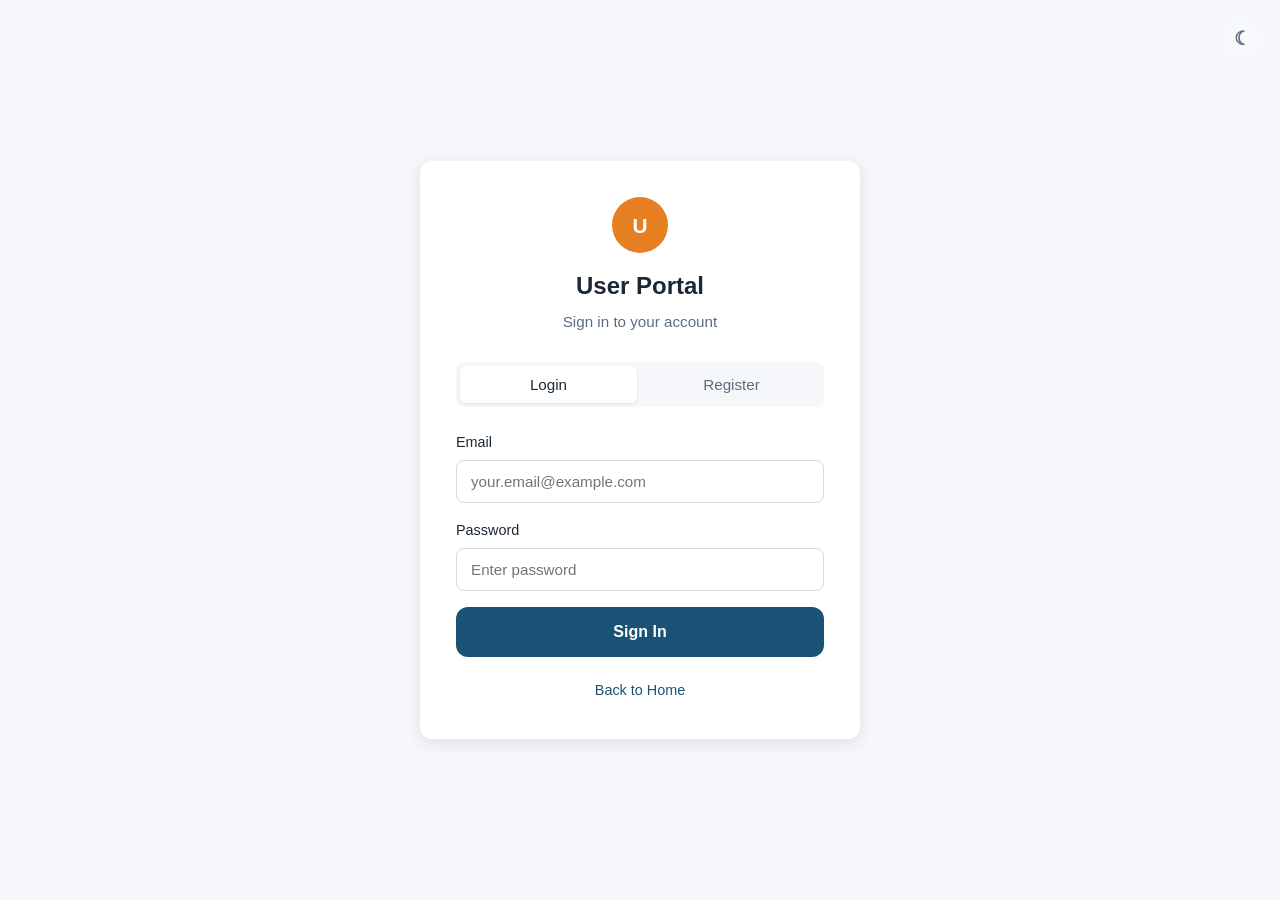
<file: auth.html>
<!DOCTYPE html>
<html lang="en">
<head>
    <meta charset="UTF-8">
    <meta name="viewport" content="width=device-width, initial-scale=1.0">
    <title>Login - SmartToll Connect</title>
    <link rel="stylesheet" href="style.css">
</head>
<body class="page-auth">
    <button class="btn btn-ghost dark-toggle landing-dark-toggle" id="darkModeToggle">&#9790;</button><div class="auth-wrapper">
        <div class="auth-card">
            <div class="auth-header">
                <div class="auth-icon" id="roleIcon">U</div>
                <h2 id="roleTitle">User Portal</h2>
                <p id="roleDesc">Sign in to your account</p>
            </div>
            <div class="auth-tabs">
                <button class="auth-tab active" data-tab="login">Login</button>
                <button class="auth-tab" data-tab="register">Register</button>
            </div>

            <!-- Login Form -->
            <form id="loginForm" class="auth-form">
                <div class="form-group">
                    <label for="loginEmail">Email</label>
                    <input type="email" id="loginEmail" placeholder="your.email@example.com" required>
                </div>
                <div class="form-group">
                    <label for="loginPassword">Password</label>
                    <input type="password" id="loginPassword" placeholder="Enter password" required>
                </div>
                <button type="submit" class="btn btn-primary btn-full">Sign In</button>
            </form>

            <!-- Register Form -->
            <form id="registerForm" class="auth-form" style="display: none;">
                <div id="registerFields">
                    <div class="form-group">
                        <label for="regName">Full Name</label>
                        <input type="text" id="regName" placeholder="John Doe" required>
                    </div>
                    <div class="form-group">
                        <label for="regEmail">Email</label>
                        <input type="email" id="regEmail" placeholder="your.email@example.com" required>
                    </div>
                    <div class="form-group">
                        <label for="regPhone">Phone Number</label>
                        <input type="tel" id="regPhone" placeholder="+91 98765 43210" required>
                    </div>
                    <div class="form-group" id="vehicleField">
                        <label for="regVehicle">Vehicle Number</label>
                        <input type="text" id="regVehicle" placeholder="MH-01-AB-1234">
                    </div>
                    <div class="form-group">
                        <label for="regPassword">Password</label>
                        <input type="password" id="regPassword" placeholder="Create password" required>
                    </div>
                    <button type="button" id="sendOtpBtn" class="btn btn-primary btn-full">Send OTP</button>
                </div>
                <div id="otpSection" style="display: none;">
                    <div class="otp-info">
                        <p>OTP has been sent to your email and phone</p>
                    </div>
                    <div class="form-group">
                        <label for="otpInput">Enter OTP</label>
                        <input type="text" id="otpInput" placeholder="123456" maxlength="6" required>
                    </div>
                    <button type="submit" class="btn btn-primary btn-full">Verify & Register</button>
                    <button type="button" id="changeDetailsBtn" class="btn btn-ghost btn-full">Change Details</button>
                </div>
            </form>

            <div class="auth-footer">
                <a href="index.html">Back to Home</a>
            </div>
        </div>
    </div>
    <script src="auth.js"></script>
</body>
</html>
</file>
<file: style.css>
* {
    margin: 0;
    padding: 0;
    box-sizing: border-box;
}

:root {
    --primary: #1a5276;
    --primary-light: #2471a3;
    --secondary: #17a589;
    --accent: #e67e22;
    --bg: #f5f7fa;
    --text: #1c2833;
    --text-muted: #5d6d7e;
    --card-bg: #ffffff;
    --border: #d5dbde;
    --success: #27ae60;
    --danger: #e74c3c;
    --radius: 12px;
}

body {
    font-family: 'Segoe UI', Tahoma, Geneva, Verdana, sans-serif;
    background: var(--bg);
    color: var(--text);
    line-height: 1.6;
}

.container {
    max-width: 1200px;
    margin: 0 auto;
    padding: 0 20px;
}

/* Hero Section */
.hero {
    min-height: 90vh;
    display: flex;
    align-items: center;
    justify-content: center;
    background: linear-gradient(135deg, var(--primary), var(--primary-light), var(--secondary));
    color: #fff;
    text-align: center;
    padding: 40px 20px;
}

.hero-content {
    max-width: 700px;
}

.hero h1 {
    font-size: 4rem;
    font-weight: 800;
    margin-bottom: 16px;
    letter-spacing: -1px;
}

.hero-subtitle {
    font-size: 1.35rem;
    opacity: 0.92;
    margin-bottom: 14px;
}

.hero-desc {
    font-size: 1.05rem;
    opacity: 0.78;
    line-height: 1.7;
}

.hero-buttons {
    margin-top: 32px;
    display: flex;
    gap: 14px;
    justify-content: center;
    flex-wrap: wrap;
}

/* Buttons */
.btn {
    display: inline-block;
    padding: 14px 32px;
    border-radius: var(--radius);
    font-size: 1rem;
    font-weight: 600;
    text-decoration: none;
    cursor: pointer;
    transition: all 0.2s ease;
    border: 2px solid transparent;
}

.btn-accent {
    background: var(--accent);
    color: #fff;
}

.btn-accent:hover {
    background: #d35400;
}

.btn-secondary {
    background: var(--secondary);
    color: #fff;
}

.btn-secondary:hover {
    background: #138d75;
}

.btn-outline {
    background: transparent;
    color: #fff;
    border-color: rgba(255, 255, 255, 0.4);
}

.btn-outline:hover {
    background: rgba(255, 255, 255, 0.1);
    border-color: rgba(255, 255, 255, 0.7);
}

/* Section Styles */
.section-title {
    font-size: 2.5rem;
    font-weight: 700;
    text-align: center;
    margin-bottom: 10px;
}

.section-desc {
    text-align: center;
    color: var(--text-muted);
    font-size: 1.15rem;
    margin-bottom: 48px;
}

/* Features */
.features {
    padding: 80px 0;
}

.features-grid {
    display: grid;
    grid-template-columns: repeat(3, 1fr);
    gap: 28px;
}

.feature-card {
    background: var(--card-bg);
    border-radius: var(--radius);
    padding: 28px;
    box-shadow: 0 2px 8px rgba(0, 0, 0, 0.06);
    transition: box-shadow 0.3s ease, transform 0.3s ease;
}

.feature-card:hover {
    box-shadow: 0 8px 24px rgba(0, 0, 0, 0.12);
    transform: translateY(-4px);
}

.feature-icon {
    width: 56px;
    height: 56px;
    border-radius: 10px;
    display: flex;
    align-items: center;
    justify-content: center;
    font-weight: 700;
    font-size: 0.85rem;
    color: #fff;
    margin-bottom: 16px;
}

.icon-primary {
    background: linear-gradient(135deg, var(--primary), var(--primary-light));
}

.icon-secondary {
    background: linear-gradient(135deg, var(--secondary), #1dd1a1);
}

.icon-accent {
    background: var(--accent);
}

.feature-card h3 {
    font-size: 1.2rem;
    margin-bottom: 8px;
}

.feature-card p {
    color: var(--text-muted);
    font-size: 0.95rem;
}

/* Footer */
.footer {
    background: var(--text);
    color: rgba(255, 255, 255, 0.7);
    text-align: center;
    padding: 24px 20px;
    font-size: 0.9rem;
}

/* Responsive */
@media (max-width: 1024px) {
    .features-grid {
        grid-template-columns: repeat(2, 1fr);
    }
}

@media (max-width: 768px) {
    .hero h1 {
        font-size: 2.4rem;
    }

    .hero-subtitle {
        font-size: 1.1rem;
    }

    .hero {
        min-height: 80vh;
        padding: 60px 16px;
    }

    .features-grid {
        grid-template-columns: 1fr;
        gap: 18px;
    }
}

/* Auth Page */
.page-auth {
    background: var(--bg);
    min-height: 100vh;
    display: flex;
    align-items: center;
    justify-content: center;
    padding: 20px;
}

.auth-wrapper {
    width: 100%;
    max-width: 440px;
}

.auth-card {
    background: var(--card-bg);
    border-radius: var(--radius);
    padding: 36px;
    box-shadow: 0 4px 16px rgba(0, 0, 0, 0.1);
}

.auth-header {
    text-align: center;
    margin-bottom: 28px;
}

.auth-icon {
    width: 56px;
    height: 56px;
    border-radius: 50%;
    background: var(--primary);
    color: #fff;
    display: flex;
    align-items: center;
    justify-content: center;
    font-weight: 700;
    font-size: 1.3rem;
    margin: 0 auto 14px;
}

.auth-header h2 {
    font-size: 1.5rem;
    margin-bottom: 4px;
}

.auth-header p {
    color: var(--text-muted);
    font-size: 0.95rem;
}

.auth-tabs {
    display: grid;
    grid-template-columns: 1fr 1fr;
    gap: 6px;
    background: var(--bg);
    padding: 4px;
    border-radius: 8px;
    margin-bottom: 24px;
}

.auth-tab {
    padding: 10px;
    border: none;
    border-radius: 6px;
    background: transparent;
    font-size: 0.95rem;
    font-weight: 500;
    cursor: pointer;
    color: var(--text-muted);
    transition: all 0.2s;
}

.auth-tab.active {
    background: var(--card-bg);
    color: var(--text);
    box-shadow: 0 1px 3px rgba(0, 0, 0, 0.1);
}

.auth-form {
    display: flex;
    flex-direction: column;
    gap: 16px;
}

.form-group {
    display: flex;
    flex-direction: column;
    gap: 6px;
}

.form-group label {
    font-size: 0.9rem;
    font-weight: 500;
}

.form-group input {
    padding: 12px 14px;
    border: 1px solid var(--border);
    border-radius: 8px;
    font-size: 0.95rem;
    outline: none;
    transition: border-color 0.2s;
}

.form-group input:focus {
    border-color: var(--primary);
}

.btn-primary {
    background: var(--primary);
    color: #fff;
}

.btn-primary:hover {
    background: var(--primary-light);
}

.btn-full {
    width: 100%;
    text-align: center;
}

.auth-footer {
    text-align: center;
    margin-top: 20px;
}

.auth-footer a {
    color: var(--primary);
    text-decoration: none;
    font-size: 0.9rem;
}

.auth-footer a:hover {
    text-decoration: underline;
}

.otp-info {
    background: var(--bg);
    padding: 14px;
    border-radius: 8px;
    text-align: center;
}

.otp-info p {
    color: var(--text-muted);
    font-size: 0.9rem;
}

.btn-ghost {
    background: transparent;
    color: var(--text-muted);
    border: none;
}

.btn-ghost:hover {
    color: var(--text);
}

#registerFields {
    display: flex;
    flex-direction: column;
    gap: 16px;
}

/* Toast */
.toast {
    position: fixed;
    bottom: 24px;
    left: 50%;
    transform: translateX(-50%) translateY(20px);
    background: var(--text);
    color: #fff;
    padding: 12px 28px;
    border-radius: 8px;
    font-size: 0.95rem;
    opacity: 0;
    transition: all 0.3s ease;
    z-index: 1000;
    white-space: nowrap;
}

.toast.show {
    opacity: 1;
    transform: translateX(-50%) translateY(0);
}

/* Dashboard Header */
.dash-header {
    background: var(--card-bg);
    border-bottom: 1px solid var(--border);
    padding: 14px 0;
    position: sticky;
    top: 0;
    z-index: 50;
    box-shadow: 0 1px 4px rgba(0, 0, 0, 0.05);
}

.dash-header-inner {
    display: flex;
    justify-content: space-between;
    align-items: center;
}

.dash-brand {
    display: flex;
    align-items: center;
    gap: 12px;
}

.dash-logo {
    width: 40px;
    height: 40px;
    border-radius: 8px;
    background: var(--primary);
    color: #fff;
    display: flex;
    align-items: center;
    justify-content: center;
    font-weight: 700;
    font-size: 0.85rem;
}

.dash-brand h1 {
    font-size: 1.15rem;
    line-height: 1.3;
}

.dash-brand p {
    font-size: 0.8rem;
    color: var(--text-muted);
}

.dash-main {
    padding: 32px 0;
}

/* Cards */
.card {
    background: var(--card-bg);
    border-radius: var(--radius);
    padding: 24px;
    box-shadow: 0 2px 8px rgba(0, 0, 0, 0.06);
}

/* User Top Grid */
.user-top-grid {
    display: grid;
    grid-template-columns: 2fr 1fr;
    gap: 24px;
    margin-bottom: 28px;
}

/* Wallet */
.wallet-card {
    background: linear-gradient(135deg, var(--primary), var(--primary-light));
    color: #fff;
    border-radius: var(--radius);
    padding: 32px;
    box-shadow: 0 4px 16px rgba(26, 82, 118, 0.3);
}

.wallet-label {
    font-size: 1rem;
    opacity: 0.9;
    margin-bottom: 8px;
}

.wallet-amount {
    font-size: 3rem;
    font-weight: 800;
    margin-bottom: 20px;
}

/* Vehicle Info */
.vehicle-card h3 {
    font-size: 1.1rem;
    margin-bottom: 16px;
}

.info-row {
    display: flex;
    justify-content: space-between;
    padding: 10px 0;
    border-bottom: 1px solid var(--border);
}

.info-row:last-child {
    border-bottom: none;
}

.info-label {
    color: var(--text-muted);
    font-size: 0.9rem;
}

.info-value {
    font-weight: 600;
    font-size: 0.95rem;
}

.status-active {
    color: var(--success);
}

@media (max-width: 768px) {
    .user-top-grid {
        grid-template-columns: 1fr;
    }

    .wallet-amount {
        font-size: 2.2rem;
    }

    .qr-content {
        flex-direction: column;
        text-align: center;
    }

    .qr-info {
        align-items: center;
    }
}

/* Card Header */
.card-header {
    margin-bottom: 20px;
}

.card-header h3 {
    font-size: 1.15rem;
    margin-bottom: 4px;
}

.text-muted {
    color: var(--text-muted);
    font-size: 0.9rem;
}

/* Transactions */
.transaction-list {
    display: flex;
    flex-direction: column;
    gap: 10px;
}

.transaction-item {
    display: flex;
    align-items: center;
    justify-content: space-between;
    padding: 14px 16px;
    background: var(--bg);
    border-radius: 10px;
    transition: background 0.2s;
}

.transaction-item:hover {
    background: #edf0f4;
}

.tx-left {
    display: flex;
    align-items: center;
    gap: 12px;
}

.tx-icon {
    width: 40px;
    height: 40px;
    border-radius: 50%;
    display: flex;
    align-items: center;
    justify-content: center;
    font-weight: 700;
    font-size: 0.8rem;
}

.tx-icon-recharge {
    background: rgba(39, 174, 96, 0.15);
    color: var(--success);
}

.tx-icon-toll {
    background: rgba(230, 126, 34, 0.15);
    color: var(--accent);
}

.tx-booth {
    font-weight: 500;
    font-size: 0.95rem;
}

.tx-date {
    color: var(--text-muted);
    font-size: 0.85rem;
}

.tx-amount {
    font-weight: 600;
    font-size: 1rem;
}

.tx-amount-green {
    color: var(--success);
}

.tx-right {
    display: flex;
    flex-direction: column;
    align-items: flex-end;
    gap: 4px;
}

/* Transaction Filters */
.tx-filters {
    display: flex;
    gap: 12px;
    padding: 0 20px 16px;
}

.tx-search-input {
    flex: 1;
    padding: 8px 12px;
    border: 1px solid var(--border);
    border-radius: 8px;
    font-size: 0.9rem;
    background: var(--bg);
    color: var(--text);
}

.tx-filter-select {
    padding: 8px 12px;
    border: 1px solid var(--border);
    border-radius: 8px;
    font-size: 0.9rem;
    background: var(--bg);
    color: var(--text);
}

body.dark .tx-search-input,
body.dark .tx-filter-select {
    background: #334155;
    border-color: #475569;
    color: #e2e8f0;
}

/* Modal */
.modal-overlay {
    position: fixed;
    inset: 0;
    background: rgba(0, 0, 0, 0.45);
    display: flex;
    align-items: center;
    justify-content: center;
    z-index: 100;
    opacity: 0;
    pointer-events: none;
    transition: opacity 0.2s ease;
}

.modal-overlay.active {
    opacity: 1;
    pointer-events: auto;
}

.modal {
    background: var(--card-bg);
    border-radius: var(--radius);
    padding: 28px;
    width: 90%;
    max-width: 420px;
    box-shadow: 0 8px 32px rgba(0, 0, 0, 0.2);
    transform: translateY(10px);
    transition: transform 0.2s ease;
}

.modal-overlay.active .modal {
    transform: translateY(0);
}

.modal-header {
    display: flex;
    justify-content: space-between;
    align-items: center;
    margin-bottom: 6px;
}

.modal-header h3 {
    font-size: 1.15rem;
}

.modal-close {
    background: none;
    border: none;
    font-size: 1.5rem;
    cursor: pointer;
    color: var(--text-muted);
    padding: 0 4px;
}

.modal-close:hover {
    color: var(--text);
}

.preset-amounts {
    display: grid;
    grid-template-columns: repeat(3, 1fr);
    gap: 8px;
    margin-top: 12px;
}

.btn-outline-dark {
    background: transparent;
    border: 1px solid var(--border);
    color: var(--text);
    padding: 10px;
    border-radius: 8px;
    cursor: pointer;
    font-weight: 500;
    transition: all 0.2s;
}

.btn-outline-dark:hover {
    border-color: var(--primary);
    color: var(--primary);
}

/* Stats Grid */
.stats-grid {
    display: grid;
    grid-template-columns: repeat(4, 1fr);
    gap: 20px;
    margin-bottom: 28px;
}

.stat-card {
    padding: 20px;
}

.stat-label {
    font-size: 0.85rem;
    color: var(--text-muted);
    font-weight: 500;
    margin-bottom: 12px;
}

.stat-row {
    display: flex;
    justify-content: space-between;
    align-items: center;
}

.stat-value {
    font-size: 1.8rem;
    font-weight: 700;
}

.stat-icon {
    width: 40px;
    height: 40px;
    border-radius: 8px;
    display: flex;
    align-items: center;
    justify-content: center;
    font-weight: 700;
    font-size: 0.9rem;
    color: #fff;
}

.icon-success {
    background: var(--success);
}

.icon-primary {
    background: var(--primary);
}

.icon-secondary-bg {
    background: var(--secondary);
}

.icon-accent-bg {
    background: var(--accent);
}

.stat-change {
    font-size: 0.8rem;
    color: var(--text-muted);
    margin-top: 10px;
}

.stat-change.positive {
    color: var(--success);
}

.logo-admin {
    background: var(--primary) !important;
}

@media (max-width: 900px) {
    .stats-grid {
        grid-template-columns: repeat(2, 1fr);
    }
}

@media (max-width: 500px) {
    .stats-grid {
        grid-template-columns: 1fr;
    }
}

/* Booth Management */
.booth-header {
    display: flex;
    justify-content: space-between;
    align-items: flex-start;
}

.booth-list {
    display: flex;
    flex-direction: column;
    gap: 10px;
}

.booth-item {
    display: flex;
    align-items: center;
    justify-content: space-between;
    padding: 16px;
    background: var(--bg);
    border-radius: 10px;
    transition: background 0.2s;
}

.booth-item:hover {
    background: #edf0f4;
}

.booth-info h4 {
    font-size: 1.05rem;
    margin-bottom: 2px;
}

.booth-meta {
    display: flex;
    gap: 20px;
    margin-top: 8px;
    font-size: 0.88rem;
    color: var(--text-muted);
}

.booth-meta strong {
    color: var(--text);
}

.text-success {
    color: var(--success) !important;
}

.btn-sm {
    padding: 8px 16px;
    font-size: 0.85rem;
    border-radius: 8px;
}

.btn-danger {
    background: var(--danger);
    color: #fff;
    border: none;
    cursor: pointer;
}

.btn-danger:hover {
    background: #c0392b;
}

.booth-actions {
    display: flex;
    gap: 8px;
}

@media (max-width: 768px) {
    .booth-item {
        flex-direction: column;
        align-items: flex-start;
        gap: 12px;
    }

    .booth-meta {
        flex-wrap: wrap;
        gap: 12px;
    }

    .booth-header {
        flex-direction: column;
        gap: 12px;
    }

    .charts-grid {
        grid-template-columns: 1fr;
    }

    #boothMap {
        height: 250px;
    }

    .form-row {
        grid-template-columns: 1fr;
    }
}

/* Operator Dashboard */
.logo-operator {
    background: var(--secondary) !important;
}

.assignment-card {
    background: linear-gradient(135deg, var(--secondary), #1dd1a1);
    color: #fff;
    border-radius: var(--radius);
    padding: 28px;
    margin-bottom: 24px;
    box-shadow: 0 4px 16px rgba(23, 165, 137, 0.3);
}

.assignment-card h3 {
    margin-bottom: 16px;
    font-size: 1.15rem;
}

.assignment-grid {
    display: grid;
    grid-template-columns: repeat(4, 1fr);
    gap: 16px;
}

.assign-label {
    display: block;
    font-size: 0.85rem;
    opacity: 0.85;
    margin-bottom: 4px;
}

.assign-value {
    display: block;
    font-size: 1.1rem;
    font-weight: 600;
}

.stats-3 {
    grid-template-columns: repeat(3, 1fr);
}

@media (max-width: 768px) {
    .assignment-grid {
        grid-template-columns: repeat(2, 1fr);
        gap: 12px;
    }

    .stats-3 {
        grid-template-columns: 1fr;
    }
}

/* Vehicle Monitoring */
.vehicle-list {
    display: flex;
    flex-direction: column;
    gap: 10px;
}

.vehicle-item {
    display: flex;
    align-items: center;
    justify-content: space-between;
    padding: 14px 16px;
    background: var(--bg);
    border-radius: 10px;
    transition: background 0.2s;
}

.vehicle-item:hover {
    background: #edf0f4;
}

.v-left {
    display: flex;
    align-items: center;
    gap: 14px;
}

.v-icon {
    width: 46px;
    height: 46px;
    border-radius: 50%;
    display: flex;
    align-items: center;
    justify-content: center;
    font-weight: 700;
    font-size: 1.1rem;
}

.v-status-paid {
    background: rgba(39, 174, 96, 0.15);
    color: var(--success);
}

.v-status-processing {
    background: rgba(230, 126, 34, 0.15);
    color: var(--accent);
}

.v-status-failed {
    background: rgba(231, 76, 60, 0.15);
    color: var(--danger);
}

.v-number {
    font-weight: 600;
    font-size: 1.05rem;
}

.v-meta {
    color: var(--text-muted);
    font-size: 0.85rem;
    margin-top: 2px;
}

.v-right {
    text-align: right;
}

.v-amount {
    font-weight: 600;
    font-size: 1rem;
    margin-bottom: 4px;
}

.v-badge {
    display: inline-block;
    padding: 3px 10px;
    border-radius: 20px;
    font-size: 0.78rem;
    font-weight: 500;
}

/* CTA Section */
.cta-section {
    background: linear-gradient(135deg, var(--primary), var(--secondary));
    color: #fff;
    text-align: center;
    padding: 64px 20px;
}

.cta-section h2 {
    font-size: 2.2rem;
    font-weight: 700;
    margin-bottom: 12px;
}

.cta-section p {
    font-size: 1.1rem;
    opacity: 0.88;
    margin-bottom: 28px;
}

.cta-action {
    background: linear-gradient(135deg, var(--accent), #d35400);
}

/* API Grid */
.api-grid {
    display: grid;
    grid-template-columns: repeat(4, 1fr);
    gap: 20px;
    margin-top: 32px;
}

.api-card {
    background: rgba(255, 255, 255, 0.12);
    border-radius: var(--radius);
    padding: 24px 16px;
    text-align: center;
    backdrop-filter: blur(4px);
}

.api-icon {
    font-size: 2rem;
    margin-bottom: 12px;
}

.api-card h4 {
    margin-bottom: 6px;
    font-size: 1rem;
}

.api-card p {
    font-size: 0.9rem;
    opacity: 0.8;
    margin-bottom: 0;
}

@media (max-width: 768px) {
    .api-grid {
        grid-template-columns: 1fr 1fr;
    }
}

.v-status-detected {
    background: rgba(36, 113, 163, 0.15);
    color: var(--primary-light);
}

/* Dark Mode */
.dark-toggle {
    font-size: 1.2rem;
    padding: 8px 12px;
}

body.dark {
    --bg: #111827;
    --text: #f3f4f6;
    --text-muted: #9ca3af;
    --card-bg: #1f2937;
    --border: #374151;
}

body.dark .hero {
    background: linear-gradient(135deg, #0f3460, #16537e, #0d6b5e);
}

body.dark .feature-card {
    background: var(--card-bg);
}

body.dark .footer {
    background: #0d1117;
}

body.dark .transaction-item,
body.dark .booth-item,
body.dark .vehicle-item {
    background: #111827;
}

body.dark .transaction-item:hover,
body.dark .booth-item:hover,
body.dark .vehicle-item:hover {
    background: #1a2332;
}

body.dark .auth-tabs {
    background: #111827;
}

body.dark .auth-tab.active {
    background: var(--card-bg);
}

body.dark .otp-info {
    background: #111827;
}

body.dark .form-group input {
    background: #111827;
    border-color: var(--border);
    color: var(--text);
}

body.dark .toast {
    background: #f3f4f6;
    color: #111827;
}

body.dark .modal {
    background: var(--card-bg);
}

body.dark .btn-outline-dark {
    border-color: var(--border);
    color: var(--text);
}

body.dark .btn-outline-dark:hover {
    border-color: #60a5fa;
    color: #60a5fa;
}

body.dark .preset-amounts .btn-outline-dark {
    background: #111827;
}

body.dark .stat-card {
    background: var(--card-bg);
}

body.dark .card {
    background: var(--card-bg);
}

body.dark .auth-card {
    background: var(--card-bg);
}

body.dark .weather-content {
    background: var(--card-bg);
    color: var(--text-color);
}

body.dark .weather-details span {
    color: #b0bec5;
}

body.dark .forecast-day {
    background: rgba(255, 255, 255, 0.05);
    border-color: rgba(255, 255, 255, 0.08);
}

body.dark .forecast-range {
    color: #90a4ae;
}

body.dark .qr-pass-card {
    background: var(--card-bg);
    border-color: rgba(255, 255, 255, 0.08);
}

body.dark .qr-code img {
    border-color: rgba(255, 255, 255, 0.12);
}

body.dark .qr-vehicle {
    color: #e0e0e0;
}

body.dark .qr-label {
    color: #90a4ae;
}

body.dark .nearest-booth-card {
    background: var(--card-bg);
    border-color: rgba(255, 255, 255, 0.08);
}

body.dark .nearest-result {
    background: rgba(255, 255, 255, 0.04);
    border-color: rgba(255, 255, 255, 0.08);
}

body.dark .nearest-location {
    color: #90a4ae;
}

body.dark .nearest-stats span {
    color: #b0bec5;
}

body.dark .chart-container,
body.dark .chart-container-sm {
    background: var(--card-bg);
    border-color: rgba(255, 255, 255, 0.08);
}

body.dark #boothMap {
    border-color: rgba(255, 255, 255, 0.08);
}

body.dark .api-card {
    background: rgba(255, 255, 255, 0.05);
    border-color: rgba(255, 255, 255, 0.08);
    color: #e0e0e0;
}

body.dark .api-card:hover {
    background: rgba(255, 255, 255, 0.08);
}

body.dark .api-card p {
    color: #90a4ae;
}

body.dark .cta-action {
    background: linear-gradient(135deg, #0f3460, #0d6b5e);
}

.landing-dark-toggle {
    position: fixed;
    top: 16px;
    right: 16px;
    z-index: 100;
    background: rgba(255, 255, 255, 0.15);
    border-radius: 50%;
    width: 44px;
    height: 44px;
    padding: 0;
    display: flex;
    align-items: center;
    justify-content: center;
    backdrop-filter: blur(8px);
}

body.dark .landing-dark-toggle {
    background: rgba(255, 255, 255, 0.1);
}

body.dark .cta-section {
    background: linear-gradient(135deg, #0f3460, #0d6b5e);
}

/* Landing Nav */
html {
    scroll-behavior: smooth;
}

.landing-nav {
    position: fixed;
    top: 0;
    left: 0;
    right: 0;
    z-index: 90;
    padding: 14px 0;
    background: transparent;
    transition: background 0.3s ease;
}

.landing-nav.scrolled {
    background: rgba(26, 82, 118, 0.95);
    backdrop-filter: blur(8px);
    box-shadow: 0 2px 10px rgba(0, 0, 0, 0.2);
}

body.dark .landing-nav.scrolled {
    background: rgba(17, 24, 39, 0.95);
}

.nav-inner {
    display: flex;
    justify-content: space-between;
    align-items: center;
}

.nav-brand {
    color: #fff;
    font-weight: 700;
    font-size: 1.2rem;
}

.nav-links {
    display: flex;
    gap: 24px;
}

.nav-link {
    color: rgba(255, 255, 255, 0.85);
    text-decoration: none;
    font-size: 0.95rem;
    font-weight: 500;
    transition: color 0.2s;
}

.nav-link:hover {
    color: #fff;
}

@media (max-width: 500px) {
    .nav-links {
        display: none;
    }

    .landing-dark-toggle {
        top: 12px;
        right: 12px;
    }
}

/* Empty State */
.empty-state {
    text-align: center;
    padding: 40px 20px;
    color: var(--text-muted);
}

.empty-state p {
    font-size: 1rem;
}

/* Form Validation */
.form-group input:invalid:not(:placeholder-shown) {
    border-color: var(--danger);
}

.form-group input:valid:not(:placeholder-shown) {
    border-color: var(--success);
}

/* Focus Styles */
.btn:focus-visible,
.form-group input:focus-visible,
.auth-tab:focus-visible {
    outline: 2px solid var(--primary);
    outline-offset: 2px;
}

body.dark .btn:focus-visible,
body.dark .form-group input:focus-visible {
    outline-color: #60a5fa;
}

/* Booth Map */
#boothMap {
    height: 350px;
    border-radius: var(--radius);
    margin-top: 12px;
    z-index: 1;
}

.form-row {
    display: grid;
    grid-template-columns: 1fr 1fr;
    gap: 12px;
}

/* Charts */
.charts-grid {
    display: grid;
    grid-template-columns: 1fr 1fr;
    gap: 24px;
    margin-bottom: 24px;
}

.chart-container {
    position: relative;
    height: 280px;
    padding: 12px;
}

.chart-container-sm {
    position: relative;
    height: 240px;
    padding: 12px;
}

/* QR Toll Pass */
.qr-pass-card {
    margin-bottom: 24px;
}

.qr-content {
    display: flex;
    align-items: center;
    gap: 32px;
    padding: 20px;
}

.qr-code img {
    width: 160px;
    height: 160px;
    border-radius: 8px;
    border: 2px solid var(--border);
}

.qr-info {
    display: flex;
    flex-direction: column;
    gap: 8px;
}

.qr-vehicle {
    font-size: 1.4rem;
    font-weight: 700;
    letter-spacing: 1px;
}

.qr-label {
    color: var(--text-muted);
    font-size: 0.9rem;
}

/* Nearest Booth */
.nearest-booth-card {
    margin-bottom: 24px;
}

.nearest-booth-card .card-header + div {
    padding: 20px;
}

.nearest-result {
    padding: 4px 0;
}

.nearest-name {
    font-size: 1.3rem;
    font-weight: 700;
    margin-bottom: 4px;
}

.nearest-location {
    color: var(--text-muted);
    margin-bottom: 12px;
}

.nearest-stats {
    display: flex;
    gap: 24px;
    flex-wrap: wrap;
}

/* Weather Widget */
.weather-content {
    padding: 20px;
}

.weather-main {
    display: flex;
    align-items: center;
    gap: 16px;
    margin-bottom: 8px;
}

.weather-emoji {
    font-size: 2.5rem;
}

.weather-temp {
    font-size: 2rem;
    font-weight: 700;
}

.weather-label {
    font-size: 1.1rem;
    color: var(--text-muted);
    margin-bottom: 16px;
}

.weather-details {
    display: flex;
    gap: 24px;
    flex-wrap: wrap;
}

.weather-forecast {
    display: flex;
    gap: 20px;
    margin-top: 16px;
    padding-top: 16px;
    border-top: 1px solid var(--border);
}

.forecast-day {
    display: flex;
    flex-direction: column;
    align-items: center;
    gap: 4px;
}

.forecast-name {
    font-size: 0.85rem;
    color: var(--text-muted);
    font-weight: 600;
}

.forecast-icon {
    font-size: 1.3rem;
}

.forecast-range {
    font-size: 0.85rem;
    font-weight: 500;
}

/* Alert Banner */
.alert-banner {
    display: flex;
    align-items: center;
    gap: 12px;
    padding: 14px 20px;
    border-radius: var(--radius);
    margin-bottom: 20px;
    font-weight: 500;
}

.alert-warning {
    background: #fef3cd;
    color: #856404;
    border: 1px solid #ffc107;
}

.alert-danger {
    background: #f8d7da;
    color: #721c24;
    border: 1px solid #f5c6cb;
}

body.dark .alert-warning {
    background: rgba(255, 193, 7, 0.15);
    color: #fbbf24;
    border-color: rgba(255, 193, 7, 0.3);
}

body.dark .alert-danger {
    background: rgba(239, 68, 68, 0.15);
    color: #f87171;
    border-color: rgba(239, 68, 68, 0.3);
}

.alert-icon {
    font-size: 1.3rem;
}
</file>
